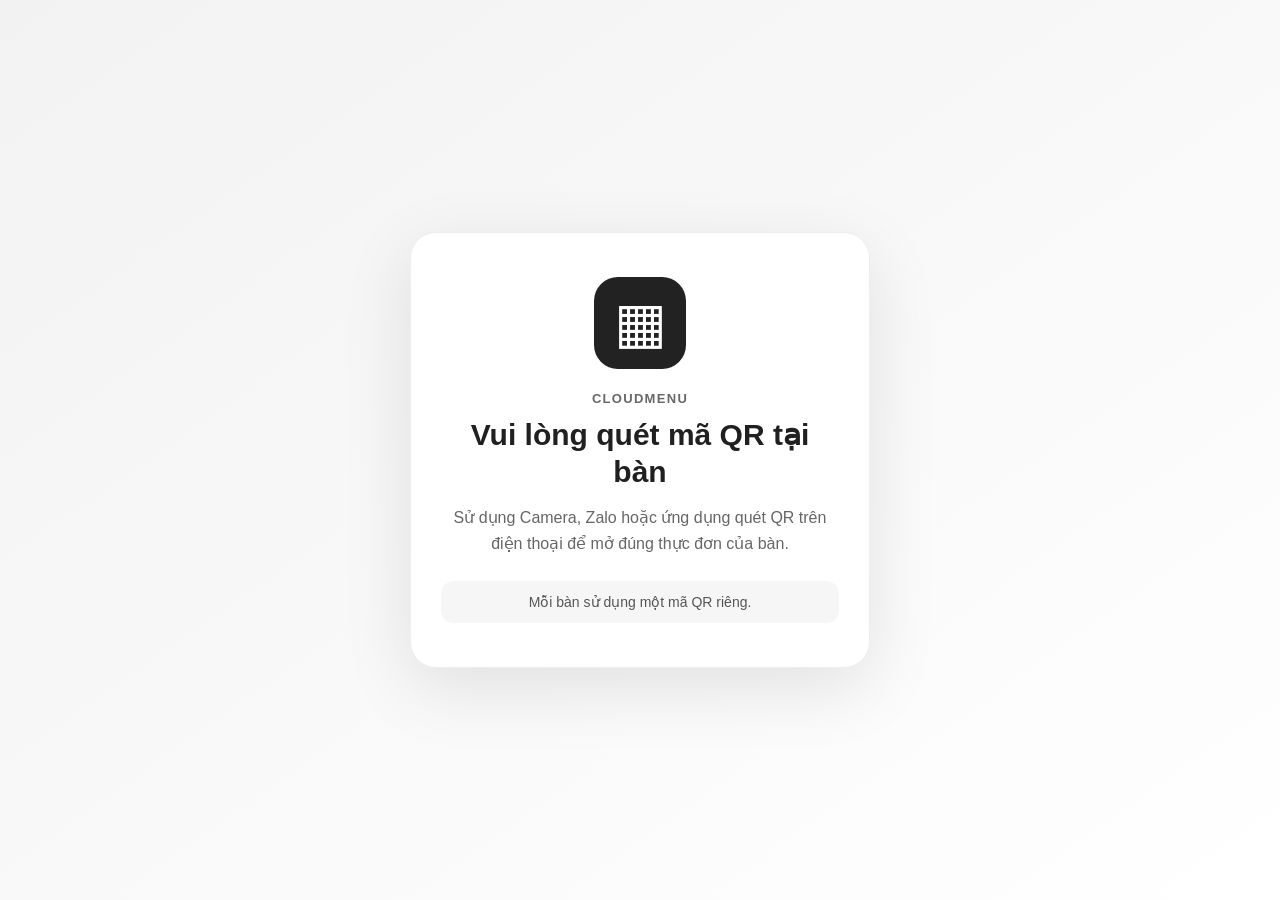
<file: frontend/index.html>
<!DOCTYPE html>
<html lang="vi">
<head>
  <meta charset="UTF-8" />

  <meta
    name="viewport"
    content="width=device-width, initial-scale=1.0"
  />

  <title>CloudMenu</title>

  <link rel="stylesheet" href="style.css" />
</head>

<body>
  <!-- Hiện khi người dùng chưa vào bằng QR hợp lệ -->
  <section
    id="qr-required-screen"
    class="qr-required-screen"
  >
    <div class="qr-required-card">
      <div class="qr-required-icon">
        ▦
      </div>

      <p class="eyebrow">
        CloudMenu
      </p>

      <h1>Vui lòng quét mã QR tại bàn</h1>

      <p class="qr-required-description">
        Sử dụng Camera, Zalo hoặc ứng dụng quét QR
        trên điện thoại để mở đúng thực đơn của bàn.
      </p>

      <div class="qr-required-note">
        Mỗi bàn sử dụng một mã QR riêng.
      </div>
    </div>
  </section>

  <!-- Chỉ hiện khi URL có mã bàn hợp lệ -->
  <div
    id="app-content"
    class="app-content hidden"
  >
    <header class="header">
      <div>
        <p
          id="table-label"
          class="eyebrow"
        >
          Đang xác định bàn...
        </p>

        <h1>CloudMenu</h1>

        <p class="subtitle">
          Chọn món và gọi thêm món ngay tại bàn
        </p>
      </div>

      <button
        id="cart-button"
        class="cart-button"
        type="button"
      >
        Giỏ hàng

        <span id="cart-count">
          0
        </span>
      </button>
    </header>

    <main class="container">
      <section class="toolbar">
        <input
          id="search-input"
          type="search"
          placeholder="Tìm món ăn..."
          autocomplete="off"
        />

        <div
          id="category-list"
          class="category-list"
        ></div>
      </section>

      <section>
        <div class="section-heading">
          <h2>Thực đơn</h2>

          <span id="menu-count"></span>
        </div>

        <div
          id="menu-list"
          class="menu-grid"
        ></div>
      </section>
    </main>

    <aside
      id="cart-panel"
      class="cart-panel"
    >
      <div class="cart-header">
        <div>
          <p
            id="cart-table-label"
            class="eyebrow"
          >
            Đang xác định bàn...
          </p>

          <h2>Đơn gọi món</h2>
        </div>

        <button
          id="close-cart"
          class="icon-button"
          type="button"
          aria-label="Đóng giỏ hàng"
        >
          ×
        </button>
      </div>

      <div
        id="cart-items"
        class="cart-items"
      ></div>

      <div class="cart-footer">
        <div class="total-row">
          <span>Tổng cộng</span>

          <strong id="cart-total">
            0 VND
          </strong>
        </div>

        <button
          id="submit-order"
          class="primary-button"
          type="button"
        >
          Gửi đơn gọi món
        </button>
      </div>
    </aside>

    <div
      id="overlay"
      class="overlay"
    ></div>

    <div
      id="toast"
      class="toast"
    ></div>
  </div>

  <script src="./app.js"></script>
</body>
</html>
</file>
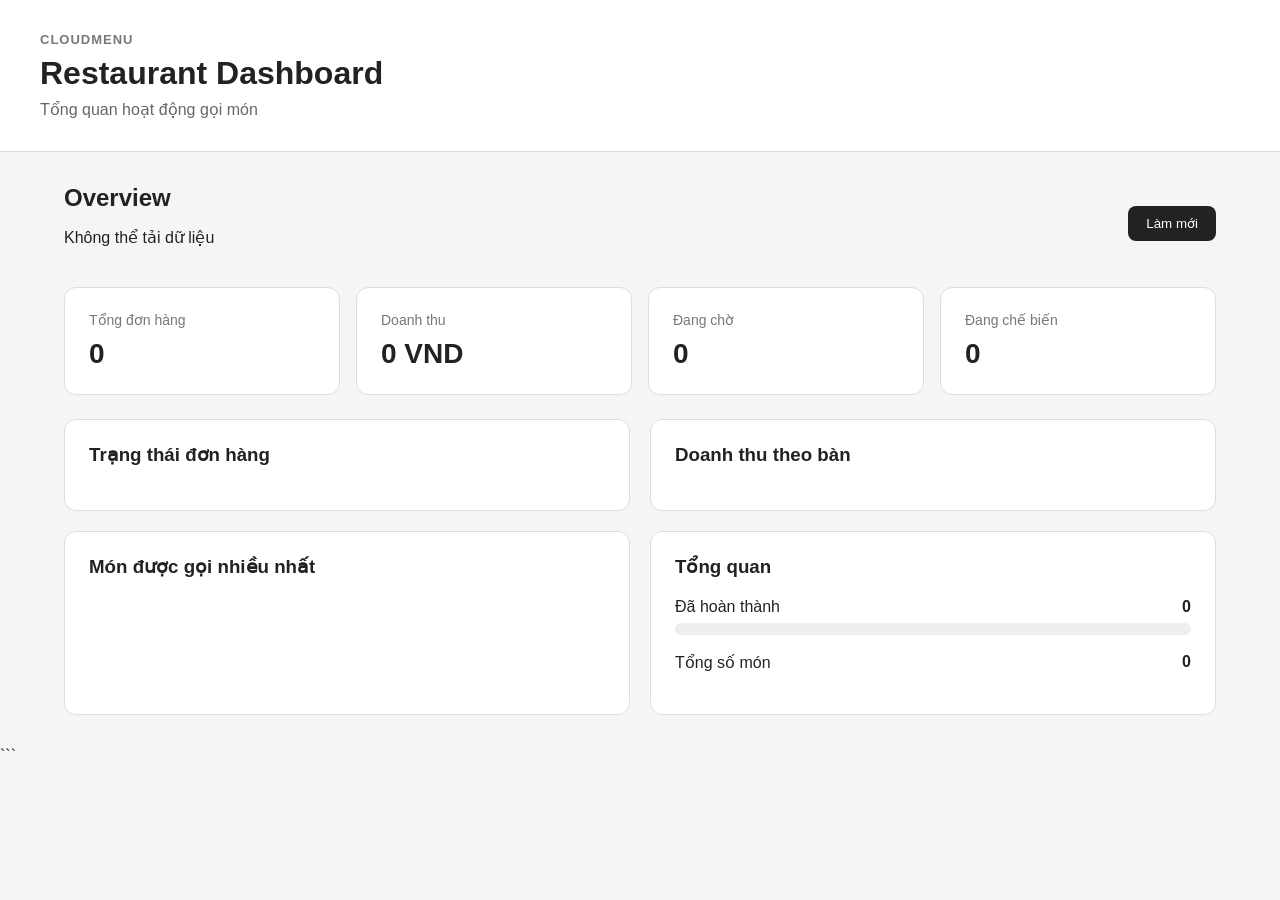
<file: frontend/dashboard.html>
<!doctype html>
<html lang="vi">
  <head>
    <meta charset="UTF-8" />

    <meta name="viewport" content="width=device-width, initial-scale=1.0" />

    <title>Dashboard - CloudMenu</title>

    <style>
      * {
        box-sizing: border-box;
      }

      body {
        margin: 0;
        font-family: Arial, sans-serif;
        background: #f5f5f5;
        color: #222;
      }

      .header {
        padding: 32px 40px;
        background: white;
        border-bottom: 1px solid #ddd;
      }

      .eyebrow {
        margin: 0 0 8px;
        font-size: 13px;
        font-weight: bold;
        text-transform: uppercase;
        color: #777;
        letter-spacing: 1px;
      }

      h1 {
        margin: 0;
        font-size: 32px;
      }

      .subtitle {
        margin: 8px 0 0;
        color: #666;
      }

      .container {
        max-width: 1200px;
        margin: 0 auto;
        padding: 32px 24px;
      }

      .dashboard-header {
        display: flex;
        justify-content: space-between;
        align-items: center;
        margin-bottom: 24px;
      }

      .dashboard-header h2 {
        margin: 0;
      }

      .refresh-button {
        border: none;
        background: #222;
        color: white;
        padding: 10px 18px;
        border-radius: 8px;
        cursor: pointer;
      }

      .refresh-button:disabled {
        opacity: 0.5;
        cursor: not-allowed;
      }

      /* =========================
       STAT CARDS
    ========================= */

      .stats-grid {
        display: grid;
        grid-template-columns: repeat(4, minmax(0, 1fr));

        gap: 16px;
        margin-bottom: 24px;
      }

      .stat-card {
        background: white;
        padding: 24px;
        border-radius: 12px;
        border: 1px solid #ddd;
      }

      .stat-label {
        color: #777;
        font-size: 14px;
        margin-bottom: 10px;
      }

      .stat-value {
        font-size: 28px;
        font-weight: bold;
      }

      /* =========================
       CHART CARDS
    ========================= */

      .charts-grid {
        display: grid;
        grid-template-columns: repeat(2, minmax(0, 1fr));

        gap: 20px;
      }

      .chart-card {
        background: white;
        border: 1px solid #ddd;
        border-radius: 12px;
        padding: 24px;
      }

      .chart-card h3 {
        margin-top: 0;
        margin-bottom: 20px;
      }

      /* =========================
       STATUS
    ========================= */

      .status-row {
        margin-bottom: 18px;
      }

      .status-header {
        display: flex;
        justify-content: space-between;
        margin-bottom: 7px;
      }

      .status-bar {
        height: 12px;
        background: #eee;
        border-radius: 10px;
        overflow: hidden;
      }

      .status-bar-fill {
        height: 100%;
        border-radius: 10px;
      }

      .pending {
        background: #f0ad4e;
      }

      .preparing {
        background: #5bc0de;
      }

      .completed {
        background: #5cb85c;
      }

      /* =========================
       TABLE
    ========================= */

      .table-list {
        display: flex;
        flex-direction: column;
        gap: 14px;
      }

      .table-row {
        display: grid;
        grid-template-columns: 80px 1fr 120px;

        align-items: center;
        gap: 12px;
      }

      .table-number {
        font-weight: bold;
      }

      .table-bar {
        height: 12px;
        background: #eee;
        border-radius: 10px;
        overflow: hidden;
      }

      .table-bar-fill {
        height: 100%;
        background: #333;
        border-radius: 10px;
      }

      .table-revenue {
        text-align: right;
        font-weight: bold;
      }

      /* =========================
       POPULAR FOOD
    ========================= */

      .food-list {
        display: flex;
        flex-direction: column;
        gap: 14px;
      }

      .food-row {
        display: grid;
        grid-template-columns: 1fr 80px;

        gap: 12px;
        align-items: center;
      }

      .food-quantity {
        text-align: right;
        font-weight: bold;
      }

      /* =========================
       LOADING / ERROR
    ========================= */

      .message {
        background: white;
        border: 1px solid #ddd;
        border-radius: 12px;
        padding: 30px;
        text-align: center;
        color: #666;
      }

      @media (max-width: 800px) {
        .stats-grid {
          grid-template-columns: repeat(2, minmax(0, 1fr));
        }

        .charts-grid {
          grid-template-columns: 1fr;
        }
      }

      @media (max-width: 500px) {
        .header {
          padding: 24px;
        }

        .container {
          padding: 20px 16px;
        }

        .stats-grid {
          grid-template-columns: 1fr;
        }

        .dashboard-header {
          align-items: flex-start;
          gap: 12px;
          flex-direction: column;
        }
      }
    </style>
  </head>

  <body>
    <header class="header">
      <p class="eyebrow">CloudMenu</p>

      <h1>Restaurant Dashboard</h1>

      <p class="subtitle">Tổng quan hoạt động gọi món</p>
    </header>

    <main class="container">
      <div class="dashboard-header">
        <div>
          <h2>Overview</h2>

          <p id="last-updated">Đang tải dữ liệu...</p>
        </div>

        <button id="refresh-button" class="refresh-button" type="button">
          Làm mới
        </button>
      </div>

      <!-- =========================
         STATISTICS
    ========================== -->

      <section class="stats-grid">
        <article class="stat-card">
          <div class="stat-label">Tổng đơn hàng</div>

          <div id="total-orders" class="stat-value">0</div>
        </article>

        <article class="stat-card">
          <div class="stat-label">Doanh thu</div>

          <div id="total-revenue" class="stat-value">0 VND</div>
        </article>

        <article class="stat-card">
          <div class="stat-label">Đang chờ</div>

          <div id="pending-orders" class="stat-value">0</div>
        </article>

        <article class="stat-card">
          <div class="stat-label">Đang chế biến</div>

          <div id="preparing-orders" class="stat-value">0</div>
        </article>
      </section>

      <section class="charts-grid">
        <!-- =========================
           ORDER STATUS
      ========================== -->

        <article class="chart-card">
          <h3>Trạng thái đơn hàng</h3>

          <div id="status-chart"></div>
        </article>

        <!-- =========================
           TABLE REVENUE
      ========================== -->

        <article class="chart-card">
          <h3>Doanh thu theo bàn</h3>

          <div id="table-chart" class="table-list"></div>
        </article>

        <!-- =========================
           POPULAR FOOD
      ========================== -->

        <article class="chart-card">
          <h3>Món được gọi nhiều nhất</h3>

          <div id="food-chart" class="food-list"></div>
        </article>

        <!-- =========================
           COMPLETED
      ========================== -->

        <article class="chart-card">
          <h3>Tổng quan</h3>

          <div class="status-row">
            <div class="status-header">
              <span> Đã hoàn thành </span>

              <strong id="completed-orders"> 0 </strong>
            </div>

            <div class="status-bar">
              <div
                id="completed-progress"
                class="status-bar-fill completed"
                style="width: 0%"
              ></div>
            </div>
          </div>

          <div class="status-row">
            <div class="status-header">
              <span> Tổng số món </span>

              <strong id="total-items"> 0 </strong>
            </div>
          </div>
        </article>
      </section>
    </main>

    <script>
      const API_URL = "https://zcbix27iq9.execute-api.us-east-1.amazonaws.com";

      const refreshButton = document.querySelector("#refresh-button");

      const lastUpdated = document.querySelector("#last-updated");

      /*
       * ================================
       * FORMATTERS
       * ================================
       */

      function formatCurrency(value) {
        return (
          new Intl.NumberFormat("vi-VN").format(Number(value) || 0) + " VND"
        );
      }

      function formatNumber(value) {
        return new Intl.NumberFormat("vi-VN").format(Number(value) || 0);
      }

      /*
       * ================================
       * GET ORDERS
       * ================================
       */

      async function getOrders() {
        const response = await fetch(`${API_URL}/orders`, {
          method: "GET",

          headers: {
            Accept: "application/json",
          },
        });

        if (!response.ok) {
          throw new Error(`Server error: ${response.status}`);
        }

        const data = await response.json();

        if (Array.isArray(data)) {
          return data;
        }

        if (Array.isArray(data?.orders)) {
          return data.orders;
        }

        return [];
      }

      /*
       * ================================
       * CALCULATE STATISTICS
       * ================================
       */

      function calculateStatistics(orders) {
        const statistics = {
          totalOrders: orders.length,

          totalRevenue: 0,

          pending: 0,

          preparing: 0,

          completed: 0,

          totalItems: 0,

          tables: {},

          foods: {},
        };

        orders.forEach((order) => {
          /*
           * Revenue
           */

          statistics.totalRevenue += Number(order.totalAmount) || 0;

          /*
           * Status
           */

          if (order.status === "PENDING") {
            statistics.pending++;
          } else if (order.status === "PREPARING") {
            statistics.preparing++;
          } else if (order.status === "COMPLETED") {
            statistics.completed++;
          }

          /*
           * Table
           */

          const table = String(order.tableNumber || "--").padStart(2, "0");

          if (!statistics.tables[table]) {
            statistics.tables[table] = 0;
          }

          statistics.tables[table] += Number(order.totalAmount) || 0;

          /*
           * Items
           */

          if (Array.isArray(order.items)) {
            order.items.forEach((item) => {
              const quantity = Number(item.quantity) || 0;

              statistics.totalItems += quantity;

              const name = item.name || "Unknown";

              if (!statistics.foods[name]) {
                statistics.foods[name] = 0;
              }

              statistics.foods[name] += quantity;
            });
          }
        });

        return statistics;
      }

      /*
       * ================================
       * RENDER STATISTICS
       * ================================
       */

      function renderStatistics(statistics) {
        document.querySelector("#total-orders").textContent = formatNumber(
          statistics.totalOrders,
        );

        document.querySelector("#total-revenue").textContent = formatCurrency(
          statistics.totalRevenue,
        );

        document.querySelector("#pending-orders").textContent = formatNumber(
          statistics.pending,
        );

        document.querySelector("#preparing-orders").textContent = formatNumber(
          statistics.preparing,
        );

        document.querySelector("#completed-orders").textContent = formatNumber(
          statistics.completed,
        );

        document.querySelector("#total-items").textContent = formatNumber(
          statistics.totalItems,
        );

        /*
         * Completed percentage
         */

        const total = statistics.totalOrders;

        const completedPercentage =
          total === 0 ? 0 : (statistics.completed / total) * 100;

        document.querySelector("#completed-progress").style.width =
          `${completedPercentage}%`;
      }

      /*
       * ================================
       * STATUS CHART
       * ================================
       */

      function renderStatusChart(statistics) {
        const container = document.querySelector("#status-chart");

        const total = statistics.totalOrders;

        function percentage(value) {
          if (total === 0) {
            return 0;
          }

          return (value / total) * 100;
        }

        container.innerHTML = `

        <div class="status-row">

          <div class="status-header">
            <span>
              Đã gửi đơn
            </span>

            <strong>
              ${statistics.pending}
            </strong>
          </div>

          <div class="status-bar">
            <div
              class="status-bar-fill pending"
              style="
                width:
                ${percentage(statistics.pending)}%
              "
            ></div>
          </div>

        </div>


        <div class="status-row">

          <div class="status-header">
            <span>
              Đang chế biến
            </span>

            <strong>
              ${statistics.preparing}
            </strong>
          </div>

          <div class="status-bar">
            <div
              class="status-bar-fill preparing"
              style="
                width:
                ${percentage(statistics.preparing)}%
              "
            ></div>
          </div>

        </div>


        <div class="status-row">

          <div class="status-header">
            <span>
              Đã hoàn thành
            </span>

            <strong>
              ${statistics.completed}
            </strong>
          </div>

          <div class="status-bar">
            <div
              class="status-bar-fill completed"
              style="
                width:
                ${percentage(statistics.completed)}%
              "
            ></div>
          </div>

        </div>

      `;
      }

      /*
       * ================================
       * TABLE CHART
       * ================================
       */

      function renderTableChart(statistics) {
        const container = document.querySelector("#table-chart");

        const tables = Object.entries(statistics.tables).sort(
          ([, revenueA], [, revenueB]) => revenueB - revenueA,
        );

        if (tables.length === 0) {
          container.innerHTML = `
          <div class="message">
            Chưa có dữ liệu
          </div>
        `;

          return;
        }

        const maxRevenue = Math.max(...tables.map(([, revenue]) => revenue));

        container.innerHTML = tables
          .map(([table, revenue]) => {
            const percentage =
              maxRevenue === 0 ? 0 : (revenue / maxRevenue) * 100;

            return `

                <div class="table-row">

                  <div class="table-number">
                    Bàn ${table}
                  </div>

                  <div class="table-bar">

                    <div
                      class="table-bar-fill"
                      style="
                        width:
                        ${percentage}%
                      "
                    ></div>

                  </div>

                  <div class="table-revenue">
                    ${formatCurrency(revenue)}
                  </div>

                </div>

              `;
          })
          .join("");
      }

      /*
       * ================================
       * POPULAR FOOD
       * ================================
       */

      function renderFoodChart(statistics) {
        const container = document.querySelector("#food-chart");

        const foods = Object.entries(statistics.foods)
          .sort(([, quantityA], [, quantityB]) => quantityB - quantityA)
          .slice(0, 5);

        if (foods.length === 0) {
          container.innerHTML = `
          <div class="message">
            Chưa có dữ liệu
          </div>
        `;

          return;
        }

        container.innerHTML = foods
          .map(
            ([name, quantity]) => `

              <div class="food-row">

                <span>
                  ${escapeHtml(name)}
                </span>

                <span class="food-quantity">
                  ${formatNumber(quantity)}
                </span>

              </div>

            `,
          )
          .join("");
      }

      /*
       * ================================
       * HTML ESCAPE
       * ================================
       */

      function escapeHtml(value) {
        return String(value ?? "")
          .replaceAll("&", "&amp;")
          .replaceAll("<", "&lt;")
          .replaceAll(">", "&gt;")
          .replaceAll('"', "&quot;")
          .replaceAll("'", "&#039;");
      }

      /*
       * ================================
       * LOAD DASHBOARD
       * ================================
       */

      async function loadDashboard() {
        refreshButton.disabled = true;

        try {
          const orders = await getOrders();

          const statistics = calculateStatistics(orders);

          renderStatistics(statistics);

          renderStatusChart(statistics);

          renderTableChart(statistics);

          renderFoodChart(statistics);

          const now = new Date();

          lastUpdated.textContent = `Cập nhật lúc ${now.toLocaleTimeString(
            "vi-VN",
          )}`;
        } catch (error) {
          console.error("DASHBOARD ERROR:", error);

          lastUpdated.textContent = "Không thể tải dữ liệu";
        } finally {
          refreshButton.disabled = false;
        }
      }

      /*
       * ================================
       * EVENTS
       * ================================
       */

      refreshButton.addEventListener("click", loadDashboard);

      /*
       * Initial load
       */

      loadDashboard();

      /*
       * Auto refresh
       * Every 5 seconds
       */

      window.setInterval(loadDashboard, 5000);
    </script>
  </body>
</html>
```
</file>
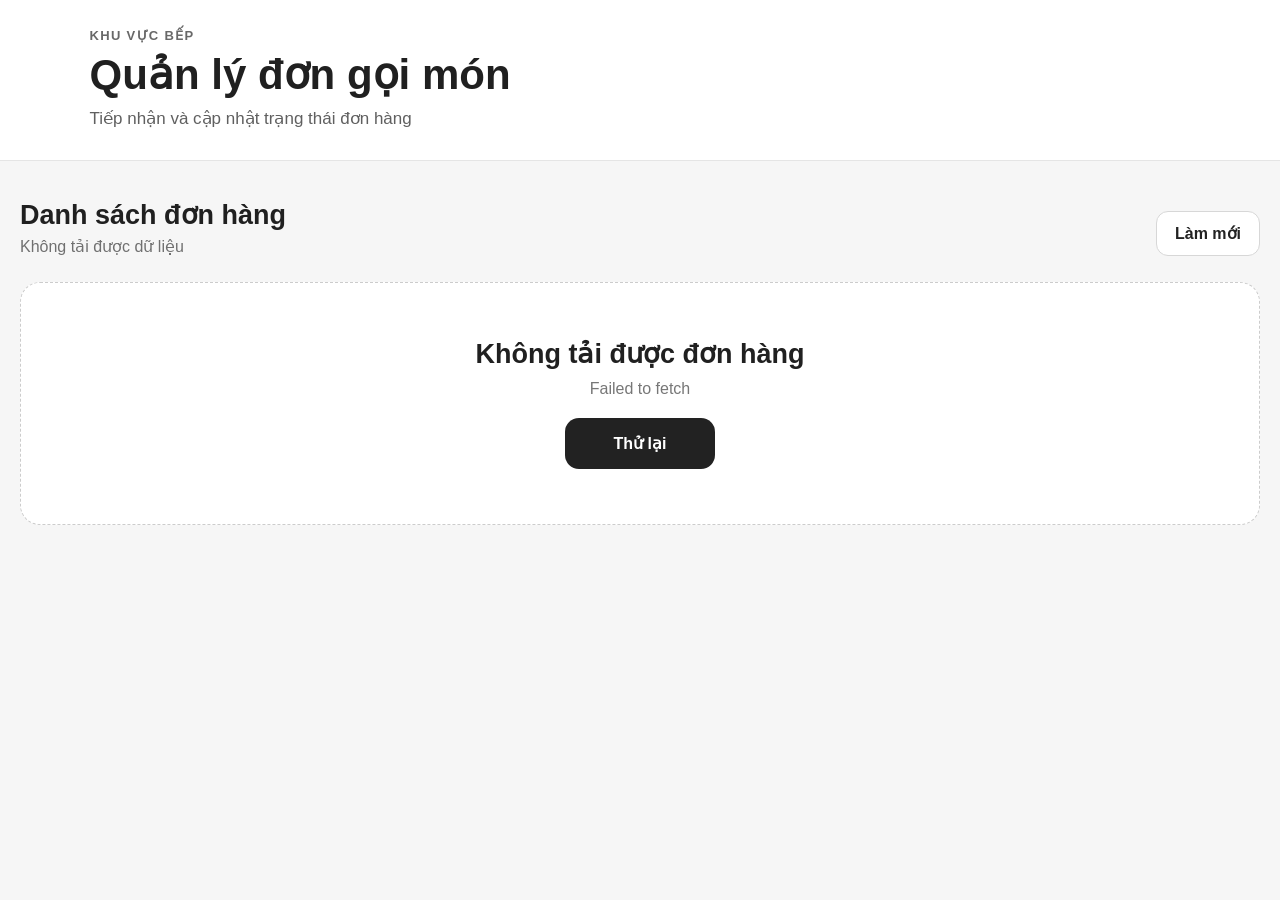
<file: frontend/kitchen.html>
<!DOCTYPE html>
<html lang="vi">
<head>
  <meta charset="UTF-8" />

  <meta
    name="viewport"
    content="width=device-width, initial-scale=1.0"
  />

  <title>Bếp - CloudMenu</title>

  <link rel="stylesheet" href="style.css" />
</head>

<body>
  <header class="header">
    <div>
      <p class="eyebrow">Khu vực bếp</p>

      <h1>Quản lý đơn gọi món</h1>

      <p class="subtitle">
        Tiếp nhận và cập nhật trạng thái đơn hàng
      </p>
    </div>
  </header>

  <main class="container">
    <section class="kitchen-page-heading">
      <div>
        <h2>Danh sách đơn hàng</h2>

        <p id="order-count">
          Đang tải dữ liệu...
        </p>
      </div>

      <button
        id="refresh-orders-button"
        class="refresh-orders-button"
        type="button"
      >
        Làm mới
      </button>
    </section>

    <section
      id="kitchen-orders"
      class="kitchen-orders-grid"
    ></section>
  </main>

  <div
    id="toast"
    class="toast"
  ></div>

  <script>
    const API_URL =
      "https://zcbix27iq9.execute-api.us-east-1.amazonaws.com";

    const kitchenOrders =
      document.querySelector(
        "#kitchen-orders"
      );

    const orderCount =
      document.querySelector(
        "#order-count"
      );

    const refreshOrdersButton =
      document.querySelector(
        "#refresh-orders-button"
      );

    const toast =
      document.querySelector(
        "#toast"
      );

    let isLoading = false;
    let updatingOrderId = null;
    let toastTimer = null;

    /* =====================================================
       FORMATTERS
    ===================================================== */

    function formatCurrency(value) {
      const formattedValue =
        new Intl.NumberFormat(
          "vi-VN"
        ).format(
          Number(value) || 0
        );

      return `${formattedValue} VND`;
    }

    function formatDateTime(value) {
      if (!value) {
        return null;
      }

      const date =
        new Date(value);

      if (
        Number.isNaN(
          date.getTime()
        )
      ) {
        return null;
      }

      return new Intl.DateTimeFormat(
        "vi-VN",
        {
          day: "2-digit",
          month: "2-digit",
          year: "numeric",
          hour: "2-digit",
          minute: "2-digit",
          second: "2-digit",
          hour12: false,
        }
      ).format(date);
    }

    function escapeHtml(value) {
      return String(value ?? "")
        .replaceAll("&", "&amp;")
        .replaceAll("<", "&lt;")
        .replaceAll(">", "&gt;")
        .replaceAll('"', "&quot;")
        .replaceAll("'", "&#039;");
    }

    /* =====================================================
       ORDER STATUS
    ===================================================== */

    function getStatusText(status) {
      const statusMap = {
        PENDING: "Đã gửi đơn",
        PREPARING: "Đang chế biến",
        COMPLETED: "Đã hoàn thành",
      };

      return (
        statusMap[status] ||
        "Không xác định"
      );
    }

    function getStatusClass(status) {
      const statusClassMap = {
        PENDING: "status-pending",
        PREPARING: "status-preparing",
        COMPLETED: "status-completed",
      };

      return (
        statusClassMap[status] ||
        "status-pending"
      );
    }

    function getNextStatus(status) {
      const nextStatusMap = {
        PENDING: "PREPARING",
        PREPARING: "COMPLETED",
        COMPLETED: null,
      };

      return (
        nextStatusMap[status] ??
        null
      );
    }

    function getActionText(status) {
      const actionTextMap = {
        PENDING: "Bắt đầu chế biến",
        PREPARING:
          "Đánh dấu hoàn thành",
        COMPLETED:
          "Đơn đã hoàn thành",
      };

      return (
        actionTextMap[status] ||
        "Không thể cập nhật"
      );
    }

    /* =====================================================
       TOAST
    ===================================================== */

    function showToast(message) {
      if (toastTimer) {
        window.clearTimeout(
          toastTimer
        );
      }

      toast.textContent =
        message;

      toast.classList.add(
        "visible"
      );

      toastTimer =
        window.setTimeout(() => {
          toast.classList.remove(
            "visible"
          );

          toastTimer = null;
        }, 2200);
    }

    /* =====================================================
       LOADING AND ERROR STATES
    ===================================================== */

    function showLoadingState() {
      kitchenOrders.innerHTML = `
        <div class="empty-kitchen-state">
          <h2>Đang tải đơn hàng...</h2>

          <p>
            Vui lòng chờ trong giây lát.
          </p>
        </div>
      `;
    }

    function showErrorState(message) {
      kitchenOrders.innerHTML = `
        <div class="empty-kitchen-state">
          <h2>
            Không tải được đơn hàng
          </h2>

          <p>
            ${escapeHtml(message)}
          </p>

          <button
            id="retry-load-button"
            class="
              primary-button
              retry-load-button
            "
            type="button"
          >
            Thử lại
          </button>
        </div>
      `;

      const retryButton =
        document.querySelector(
          "#retry-load-button"
        );

      retryButton?.addEventListener(
        "click",
        () => {
          loadOrders(true);
        }
      );
    }

    /* =====================================================
       SORTING
    ===================================================== */

    function sortOrders(orders) {
      const statusPriority = {
        PENDING: 1,
        PREPARING: 2,
        COMPLETED: 3,
      };

      return [...orders].sort(
        (
          firstOrder,
          secondOrder
        ) => {
          const firstStatus =
            statusPriority[
              firstOrder.status
            ] || 99;

          const secondStatus =
            statusPriority[
              secondOrder.status
            ] || 99;

          if (
            firstStatus !==
            secondStatus
          ) {
            return (
              firstStatus -
              secondStatus
            );
          }

          const firstTime =
            new Date(
              firstOrder.createdAt ||
              0
            ).getTime();

          const secondTime =
            new Date(
              secondOrder.createdAt ||
              0
            ).getTime();

          return (
            secondTime -
            firstTime
          );
        }
      );
    }

    /* =====================================================
       TIME DISPLAY
    ===================================================== */

    function createOrderTimeHtml(
      order
    ) {
      const createdTime =
        formatDateTime(
          order.createdAt
        );

      const completedTime =
        formatDateTime(
          order.completedAt
        );

      /*
        Không có cả hai mốc thời gian:
        ẩn luôn dòng, không hiện
        "Không có thời gian".
      */
      if (
        !createdTime &&
        !completedTime
      ) {
        return "";
      }

      /*
        Đơn đã hoàn thành và có đủ
        hai mốc thời gian.
      */
      if (
        order.status ===
          "COMPLETED" &&
        createdTime &&
        completedTime
      ) {
        return `
          <p class="order-created-time">
            <span>
              Đặt lúc:
              <strong>
                ${createdTime}
              </strong>
            </span>

            <span
              aria-hidden="true"
            >
              →
            </span>

            <span>
              Hoàn thành:
              <strong>
                ${completedTime}
              </strong>
            </span>
          </p>
        `;
      }

      /*
        Trường hợp chỉ có createdAt.
      */
      if (createdTime) {
        return `
          <p class="order-created-time">
            Đặt lúc:
            <strong>
              ${createdTime}
            </strong>
          </p>
        `;
      }

      /*
        Trường hợp đơn cũ chỉ có
        completedAt.
      */
      return `
        <p class="order-created-time">
          Hoàn thành:
          <strong>
            ${completedTime}
          </strong>
        </p>
      `;
    }

    /* =====================================================
       ORDER ITEMS
    ===================================================== */

    function createOrderItemsHtml(
      items
    ) {
      if (
        !Array.isArray(items) ||
        items.length === 0
      ) {
        return `
          <p class="empty-order-items">
            Đơn hàng chưa có món.
          </p>
        `;
      }

      return items
        .map((item) => {
          const name =
            escapeHtml(
              item.name ||
              "Món không xác định"
            );

          const quantity =
            Number(
              item.quantity
            ) || 0;

          const price =
            Number(
              item.price
            ) || 0;

          return `
            <div class="kitchen-item">
              <div>
                <strong>
                  ${name}
                </strong>

                <p>
                  Số lượng:
                  ${quantity}
                </p>
              </div>

              <strong>
                ${formatCurrency(
                  price * quantity
                )}
              </strong>
            </div>
          `;
        })
        .join("");
    }

    /* =====================================================
       ORDER ACTION BUTTON
    ===================================================== */

    function createActionButtonHtml(
      order
    ) {
      const nextStatus =
        getNextStatus(
          order.status
        );

      const orderId =
        escapeHtml(
          order.orderId
        );

      if (!nextStatus) {
        return `
          <button
            class="
              primary-button
              order-action-button
            "
            type="button"
            disabled
          >
            ${getActionText(
              order.status
            )}
          </button>
        `;
      }

      const isUpdating =
        updatingOrderId ===
        order.orderId;

      return `
        <button
          class="
            primary-button
            order-action-button
          "
          type="button"
          data-order-id="${orderId}"
          data-next-status="${nextStatus}"
          ${isUpdating
            ? "disabled"
            : ""}
        >
          ${
            isUpdating
              ? "Đang cập nhật..."
              : getActionText(
                  order.status
                )
          }
        </button>
      `;
    }

    /* =====================================================
       RENDER ORDERS
    ===================================================== */

    function renderOrders(orders) {
      if (
        !Array.isArray(orders) ||
        orders.length === 0
      ) {
        orderCount.textContent =
          "0 đơn hàng";

        kitchenOrders.innerHTML = `
          <div class="empty-kitchen-state">
            <h2>Chưa có đơn mới</h2>

            <p>
              Đơn khách gửi sẽ xuất hiện tại đây.
            </p>
          </div>
        `;

        return;
      }

      const sortedOrders =
        sortOrders(orders);

      orderCount.textContent =
        `${sortedOrders.length} đơn hàng`;

      kitchenOrders.innerHTML =
        sortedOrders
          .map((order) => {
            const orderId =
              escapeHtml(
                order.orderId ||
                "Không có mã đơn"
              );

            const rawTableNumber =
              String(
                order.tableNumber ||
                "--"
              );

            const tableNumber =
              escapeHtml(
                /^\d+$/.test(
                  rawTableNumber
                )
                  ? rawTableNumber.padStart(
                      2,
                      "0"
                    )
                  : rawTableNumber
              );

            return `
              <article
                class="kitchen-order-card"
              >
                <div
                  class="
                    kitchen-order-header
                  "
                >
                  <div>
                    <p class="eyebrow">
                      Mã đơn
                    </p>

                    <h2>
                      ${orderId}
                    </h2>

                    <p>
                      Bàn số
                      ${tableNumber}
                    </p>

                    ${createOrderTimeHtml(
                      order
                    )}
                  </div>

                  <span
                    class="
                      order-status-badge
                      ${getStatusClass(
                        order.status
                      )}
                    "
                  >
                    ${getStatusText(
                      order.status
                    )}
                  </span>
                </div>

                <div
                  class="
                    kitchen-item-list
                  "
                >
                  ${createOrderItemsHtml(
                    order.items
                  )}
                </div>

                <div
                  class="kitchen-total"
                >
                  <span>
                    Tổng đơn
                  </span>

                  <strong>
                    ${formatCurrency(
                      order.totalAmount
                    )}
                  </strong>
                </div>

                <div
                  class="
                    kitchen-order-actions
                  "
                >
                  ${createActionButtonHtml(
                    order
                  )}
                </div>
              </article>
            `;
          })
          .join("");

      attachOrderButtonEvents();
    }

    /* =====================================================
       BUTTON EVENTS
    ===================================================== */

    function attachOrderButtonEvents() {
      const actionButtons =
        document.querySelectorAll(
          ".order-action-button[data-order-id]"
        );

      actionButtons.forEach(
        (button) => {
          button.addEventListener(
            "click",
            async () => {
              const orderId =
                button.dataset.orderId;

              const nextStatus =
                button.dataset
                  .nextStatus;

              await updateOrderStatus(
                orderId,
                nextStatus
              );
            }
          );
        }
      );
    }

    /* =====================================================
       LOAD ORDERS
    ===================================================== */

    async function loadOrders(
      showLoading = true
    ) {
      if (isLoading) {
        return;
      }

      isLoading = true;

      refreshOrdersButton.disabled =
        true;

      if (showLoading) {
        showLoadingState();
      }

      try {
        const response =
          await fetch(
            `${API_URL}/orders`,
            {
              method: "GET",

              headers: {
                Accept:
                  "application/json",
              },
            }
          );

        if (!response.ok) {
          throw new Error(
            `Máy chủ trả về lỗi ${response.status}`
          );
        }

        const data =
          await response.json();

        const orders =
          Array.isArray(data)
            ? data
            : Array.isArray(
                data?.orders
              )
              ? data.orders
              : [];

        renderOrders(orders);
      } catch (error) {
        console.error(
          "LOAD ORDERS ERROR:",
          error
        );

        orderCount.textContent =
          "Không tải được dữ liệu";

        if (showLoading) {
          showErrorState(
            error.message ||
            "Vui lòng thử lại sau."
          );
        }
      } finally {
        isLoading = false;

        refreshOrdersButton.disabled =
          false;
      }
    }

    /* =====================================================
       UPDATE ORDER STATUS
    ===================================================== */

    async function updateOrderStatus(
      orderId,
      nextStatus
    ) {
      if (
        !orderId ||
        !nextStatus
      ) {
        return;
      }

      if (updatingOrderId) {
        return;
      }

      updatingOrderId =
        orderId;

      try {
        /*
          Khi chuyển sang COMPLETED,
          gửi thêm thời điểm hoàn thành.
        */
        const requestBody = {
          status: nextStatus,
        };

        if (
          nextStatus ===
          "COMPLETED"
        ) {
          requestBody.completedAt =
            new Date().toISOString();
        }

        const response =
          await fetch(
            `${API_URL}/orders/${encodeURIComponent(
              orderId
            )}`,
            {
              method: "PUT",

              headers: {
                "Content-Type":
                  "application/json",

                Accept:
                  "application/json",
              },

              body:
                JSON.stringify(
                  requestBody
                ),
            }
          );

        let result = {};

        try {
          result =
            await response.json();
        } catch (parseError) {
          result = {};
        }

        if (!response.ok) {
          throw new Error(
            result.message ||
            `Máy chủ trả về lỗi ${response.status}`
          );
        }

        showToast(
          nextStatus ===
            "PREPARING"
            ? "Đơn đã chuyển sang chế biến"
            : "Đơn đã được hoàn thành"
        );
      } catch (error) {
        console.error(
          "UPDATE ORDER ERROR:",
          error
        );

        showToast(
          error.message ||
          "Không thể cập nhật trạng thái đơn"
        );
      } finally {
        updatingOrderId = null;

        await loadOrders(false);
      }
    }

    /* =====================================================
       INITIALIZATION
    ===================================================== */

    refreshOrdersButton.addEventListener(
      "click",
      async () => {
        await loadOrders(false);

        showToast(
          "Đã làm mới danh sách đơn"
        );
      }
    );

    loadOrders(true);

    window.setInterval(() => {
      if (!updatingOrderId) {
        loadOrders(false);
      }
    }, 5000);
  </script>
</body>
</html>
</file>
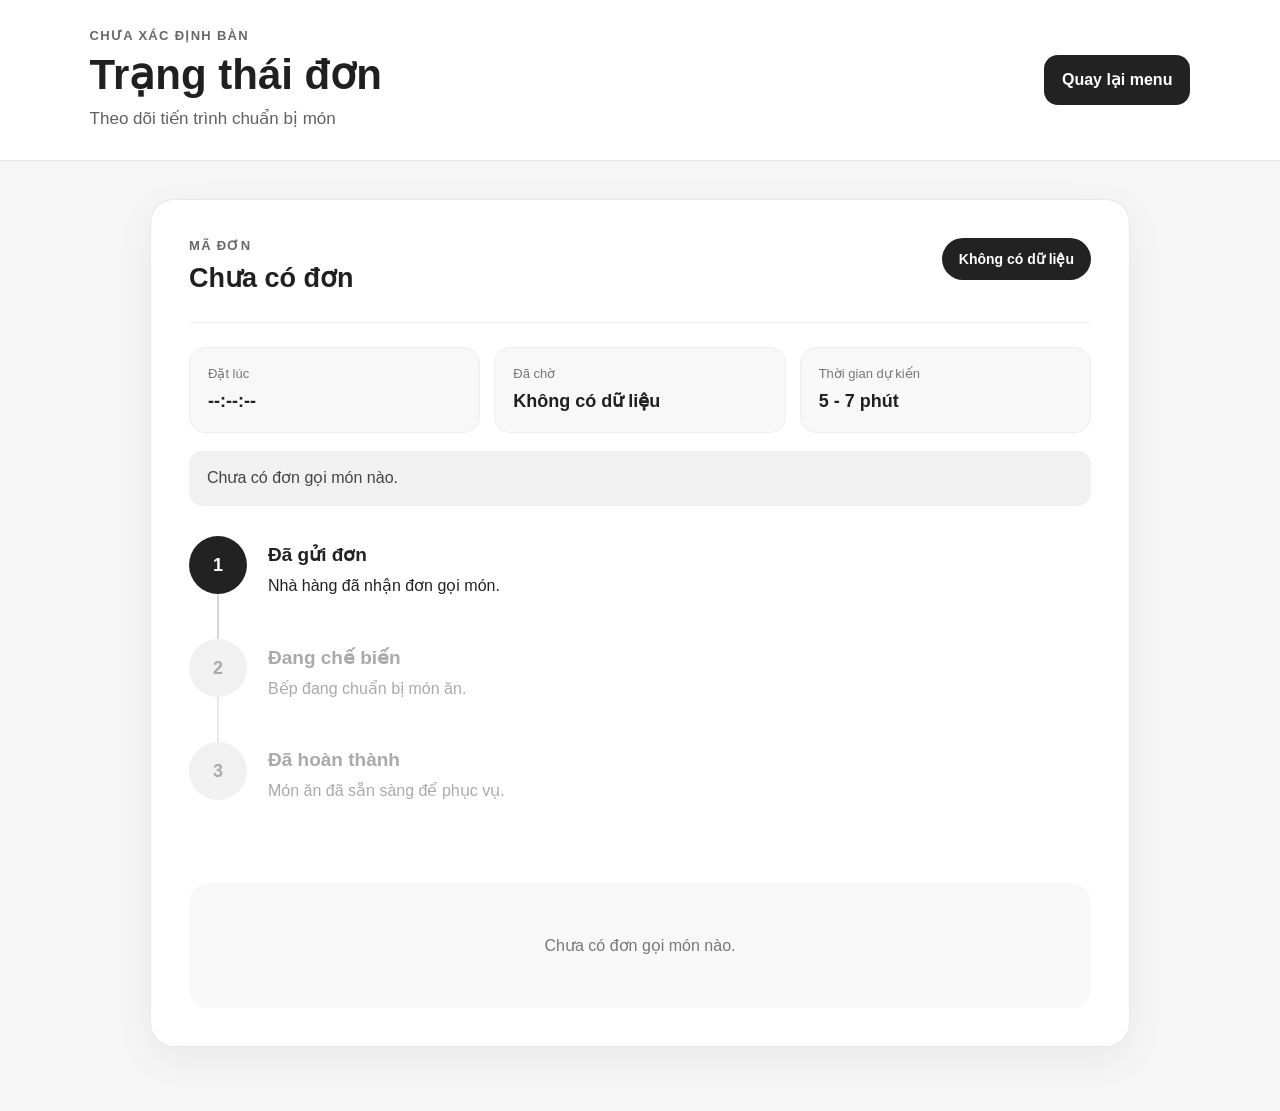
<file: frontend/order.html>
<!DOCTYPE html>
<html lang="vi">
<head>
  <meta charset="UTF-8" />

  <meta
    name="viewport"
    content="width=device-width, initial-scale=1.0"
  />

  <title>Trạng thái đơn - CloudMenu</title>

  <link rel="stylesheet" href="style.css" />
</head>

<body>
  <header class="header">
    <div>
      <p
        id="order-table-label"
        class="eyebrow"
      >
        Đang xác định bàn...
      </p>

      <h1>Trạng thái đơn</h1>

      <p class="subtitle">
        Theo dõi tiến trình chuẩn bị món
      </p>
    </div>

    <a
      id="back-to-menu-link"
      href="index.html"
      class="cart-button"
    >
      Quay lại menu
    </a>
  </header>

  <main class="container">
    <section class="order-status-card">
      <div class="order-top-row">
        <div>
          <p class="eyebrow">Mã đơn</p>

          <h2 id="order-id">
            Chưa có đơn
          </h2>
        </div>

        <span
          id="order-status-badge"
          class="order-status-badge"
        >
          Đã gửi đơn
        </span>
      </div>

      <div class="order-time-info">
        <div class="order-time-item">
          <span>Đặt lúc</span>

          <strong id="order-created-time">
            --:--:--
          </strong>
        </div>

        <div class="order-time-item">
          <span>Đã chờ</span>

          <strong id="order-waiting-time">
            00 phút 00 giây
          </strong>
        </div>

        <div class="order-time-item">
          <span>Thời gian dự kiến</span>

          <strong>5 - 7 phút</strong>
        </div>
      </div>

      <p
        id="order-waiting-message"
        class="order-waiting-message"
      >
        Nhà hàng đang tiếp nhận đơn của bạn.
      </p>

      <div class="status-timeline">
        <div class="status-step active">
          <span>1</span>

          <div>
            <strong>Đã gửi đơn</strong>

            <p>
              Nhà hàng đã nhận đơn gọi món.
            </p>
          </div>
        </div>

        <div class="status-step">
          <span>2</span>

          <div>
            <strong>Đang chế biến</strong>

            <p>
              Bếp đang chuẩn bị món ăn.
            </p>
          </div>
        </div>

        <div class="status-step">
          <span>3</span>

          <div>
            <strong>Đã hoàn thành</strong>

            <p>
              Món ăn đã sẵn sàng để phục vụ.
            </p>
          </div>
        </div>
      </div>

      <div
        id="order-summary"
        class="order-summary"
      ></div>
    </section>
  </main>

  <div id="toast" class="toast"></div>

  <script>
    const API_URL =
      "https://zcbix27iq9.execute-api.us-east-1.amazonaws.com";

    let storedOrder = null;

    try {
      storedOrder = JSON.parse(
        localStorage.getItem("cloudmenu-order")
      );
    } catch (error) {
      console.error(
        "Không đọc được đơn trong localStorage:",
        error
      );
    }

    const urlParams =
      new URLSearchParams(window.location.search);

    const tableFromUrl =
      urlParams.get("table");

    const orderIdFromUrl =
      urlParams.get("orderId");

    const orderIdElement =
      document.querySelector("#order-id");

    const orderSummary =
      document.querySelector("#order-summary");

    const orderStatusBadge =
      document.querySelector(
        "#order-status-badge"
      );

    const orderTableLabel =
      document.querySelector(
        "#order-table-label"
      );

    const backToMenuLink =
      document.querySelector(
        "#back-to-menu-link"
      );

    const orderCreatedTimeElement =
      document.querySelector(
        "#order-created-time"
      );

    const orderWaitingTimeElement =
      document.querySelector(
        "#order-waiting-time"
      );

    const orderWaitingMessageElement =
      document.querySelector(
        "#order-waiting-message"
      );

    const toast =
      document.querySelector("#toast");

    let currentOrder = storedOrder;
    let isLoading = false;
    let waitingTimer = null;

    function normalizeTableNumber(value) {
      if (!value) {
        return null;
      }

      const normalizedValue =
        String(value).trim();

      if (!/^\d+$/.test(normalizedValue)) {
        return null;
      }

      return normalizedValue.padStart(2, "0");
    }

    function getCurrentTableNumber() {
      const normalizedTableFromUrl =
        normalizeTableNumber(
          tableFromUrl
        );

      const tableFromOrder =
        normalizeTableNumber(
          currentOrder?.tableNumber
        );

      return (
        normalizedTableFromUrl ||
        tableFromOrder ||
        null
      );
    }

    function getCurrentOrderId() {
      return (
        orderIdFromUrl ||
        currentOrder?.orderId ||
        null
      );
    }

    function updateTableInformation() {
      const currentTableNumber =
        getCurrentTableNumber();

      if (!currentTableNumber) {
        orderTableLabel.textContent =
          "Chưa xác định bàn";

        backToMenuLink.href =
          "index.html";

        return;
      }

      orderTableLabel.textContent =
        `Bàn số ${currentTableNumber}`;

      backToMenuLink.href =
        `index.html?table=${encodeURIComponent(
          currentTableNumber
        )}`;
    }

    function formatCurrency(value) {
      const formattedValue =
        new Intl.NumberFormat("vi-VN").format(
          Number(value) || 0
        );

      return `${formattedValue} VND`;
    }

    function formatOrderTime(value) {
      const date =
        new Date(value);

      if (
        Number.isNaN(
          date.getTime()
        )
      ) {
        return "--:--:--";
      }

      return new Intl.DateTimeFormat(
        "vi-VN",
        {
          hour: "2-digit",
          minute: "2-digit",
          second: "2-digit",
          hour12: false,
        }
      ).format(date);
    }

    function formatWaitingDuration(
      milliseconds
    ) {
      const totalSeconds =
        Math.max(
          0,
          Math.floor(
            milliseconds / 1000
          )
        );

      const minutes =
        Math.floor(
          totalSeconds / 60
        );

      const seconds =
        totalSeconds % 60;

      return `${String(minutes).padStart(
        2,
        "0"
      )} phút ${String(seconds).padStart(
        2,
        "0"
      )} giây`;
    }

    function getStatusText(status) {
      const statusMap = {
        PENDING: "Đã gửi đơn",
        PREPARING: "Đang chế biến",
        COMPLETED: "Đã hoàn thành",
      };

      return (
        statusMap[status] ||
        "Không xác định"
      );
    }

    function getWaitingMessage(
      status,
      waitingMinutes
    ) {
      if (status === "COMPLETED") {
        return (
          "Món ăn đã sẵn sàng. " +
          "Nhân viên sẽ mang món ra bàn trong giây lát."
        );
      }

      if (status === "PREPARING") {
        if (waitingMinutes > 7) {
          return (
            "Xin lỗi vì sự chậm trễ. " +
            "Nhà hàng đang ưu tiên chuẩn bị món của bạn."
          );
        }

        if (waitingMinutes >= 5) {
          return (
            "Món ăn sắp hoàn thành, " +
            "vui lòng chờ thêm ít phút."
          );
        }

        return (
          "Đầu bếp đang chuẩn bị món ăn của bạn."
        );
      }

      if (waitingMinutes > 7) {
        return (
          "Đơn của bạn đang chờ lâu hơn dự kiến. " +
          "Nhà hàng đang kiểm tra và xử lý."
        );
      }

      if (waitingMinutes >= 5) {
        return (
          "Đơn của bạn đang được xử lý. " +
          "Món ăn dự kiến sắp hoàn thành."
        );
      }

      return (
        "Nhà hàng đã nhận đơn và sẽ bắt đầu chuẩn bị món."
      );
    }

    function renderStatus(status) {
      const steps =
        document.querySelectorAll(
          ".status-step"
        );

      const statusIndexMap = {
        PENDING: 0,
        PREPARING: 1,
        COMPLETED: 2,
      };

      const activeIndex =
        statusIndexMap[status] ?? 0;

      steps.forEach(
        (step, index) => {
          step.classList.toggle(
            "active",
            index <= activeIndex
          );
        }
      );

      orderStatusBadge.textContent =
        getStatusText(status);
    }

    function updateWaitingTime() {
      if (!currentOrder?.createdAt) {
        orderCreatedTimeElement.textContent =
          "--:--:--";

        orderWaitingTimeElement.textContent =
          "Không có dữ liệu";

        return;
      }

      const createdAt =
        new Date(
          currentOrder.createdAt
        );

      if (
        Number.isNaN(
          createdAt.getTime()
        )
      ) {
        orderCreatedTimeElement.textContent =
          "--:--:--";

        orderWaitingTimeElement.textContent =
          "Không có dữ liệu";

        return;
      }

      orderCreatedTimeElement.textContent =
        formatOrderTime(
          currentOrder.createdAt
        );

      const elapsedMilliseconds =
        Date.now() -
        createdAt.getTime();

      const waitingMinutes =
        elapsedMilliseconds /
        1000 /
        60;

      orderWaitingTimeElement.textContent =
        formatWaitingDuration(
          elapsedMilliseconds
        );

      orderWaitingMessageElement.textContent =
        getWaitingMessage(
          currentOrder.status,
          waitingMinutes
        );

      orderWaitingMessageElement.classList.toggle(
        "warning",
        currentOrder.status !== "COMPLETED" &&
          waitingMinutes >= 5 &&
          waitingMinutes <= 7
      );

      orderWaitingMessageElement.classList.toggle(
        "late",
        currentOrder.status !== "COMPLETED" &&
          waitingMinutes > 7
      );

      orderWaitingMessageElement.classList.toggle(
        "completed",
        currentOrder.status === "COMPLETED"
      );
    }

    function startWaitingTimer() {
      if (waitingTimer) {
        window.clearInterval(
          waitingTimer
        );

        waitingTimer = null;
      }

      updateWaitingTime();

      if (
        currentOrder?.status !==
        "COMPLETED"
      ) {
        waitingTimer =
          window.setInterval(
            updateWaitingTime,
            1000
          );
      }
    }

    function stopWaitingTimer() {
      if (!waitingTimer) {
        return;
      }

      window.clearInterval(
        waitingTimer
      );

      waitingTimer = null;
    }

    function renderEmptyOrder() {
      stopWaitingTimer();

      orderIdElement.textContent =
        "Chưa có đơn";

      orderStatusBadge.textContent =
        "Không có dữ liệu";

      orderCreatedTimeElement.textContent =
        "--:--:--";

      orderWaitingTimeElement.textContent =
        "Không có dữ liệu";

      orderWaitingMessageElement.textContent =
        "Chưa có đơn gọi món nào.";

      orderWaitingMessageElement.classList.remove(
        "warning",
        "late",
        "completed"
      );

      orderSummary.innerHTML = `
        <p class="empty-cart">
          Chưa có đơn gọi món nào.
        </p>
      `;
    }

    function renderOrderDetails() {
      if (!currentOrder) {
        renderEmptyOrder();
        return;
      }

      orderIdElement.textContent =
        currentOrder.orderId ||
        "Không có mã đơn";

      renderStatus(
        currentOrder.status
      );

      startWaitingTimer();

      const items =
        Array.isArray(
          currentOrder.items
        )
          ? currentOrder.items
          : [];

      orderSummary.innerHTML = `
        <h3>Chi tiết đơn</h3>

        ${
          items.length > 0
            ? items
                .map(
                  (item) => `
                    <div class="summary-item">
                      <span>
                        ${
                          item.name ||
                          "Món không xác định"
                        }
                        ×
                        ${
                          Number(
                            item.quantity
                          ) || 0
                        }
                      </span>

                      <strong>
                        ${formatCurrency(
                          (Number(
                            item.price
                          ) || 0) *
                          (Number(
                            item.quantity
                          ) || 0)
                        )}
                      </strong>
                    </div>
                  `
                )
                .join("")
            : `
              <p class="empty-cart">
                Đơn hàng chưa có món.
              </p>
            `
        }

        <div class="total-row">
          <span>Tổng cộng</span>

          <strong>
            ${formatCurrency(
              currentOrder.totalAmount
            )}
          </strong>
        </div>
      `;
    }

    async function loadLatestOrder() {
      const currentOrderId =
        getCurrentOrderId();

      if (
        !currentOrderId ||
        isLoading
      ) {
        return;
      }

      isLoading = true;

      try {
        const response =
          await fetch(
            `${API_URL}/orders`,
            {
              method: "GET",

              headers: {
                Accept:
                  "application/json",
              },
            }
          );

        if (!response.ok) {
          throw new Error(
            `Máy chủ trả về lỗi ${response.status}`
          );
        }

        const data =
          await response.json();

        const orders =
          Array.isArray(data)
            ? data
            : Array.isArray(
                data?.orders
              )
              ? data.orders
              : [];

        const latestOrder =
          orders.find(
            (order) =>
              order.orderId ===
              currentOrderId
          );

        if (!latestOrder) {
          return;
        }

        currentOrder = {
          ...currentOrder,
          ...latestOrder,

          createdAt:
            latestOrder.createdAt ||
            currentOrder?.createdAt ||
            storedOrder?.createdAt ||
            null,
        };

        localStorage.setItem(
          "cloudmenu-order",
          JSON.stringify(
            currentOrder
          )
        );

        updateTableInformation();
        renderOrderDetails();
      } catch (error) {
        console.error(
          "LOAD ORDER ERROR:",
          error
        );
      } finally {
        isLoading = false;
      }
    }

    updateTableInformation();
    renderOrderDetails();
    loadLatestOrder();

    window.setInterval(() => {
      loadLatestOrder();
    }, 5000);
  </script>
</body>
</html>
</file>
<file: frontend/style.css>
/* =========================================================
   CLOUDMENU - GLOBAL
========================================================= */

* {
  box-sizing: border-box;
}

html {
  scroll-behavior: smooth;
}

body {
  margin: 0;
  min-height: 100vh;
  background: #f6f6f6;
  color: #202020;
  font-family:
    Arial,
    Helvetica,
    sans-serif;
}

button,
input,
a {
  font: inherit;
}

button,
a {
  -webkit-tap-highlight-color: transparent;
}

button {
  cursor: pointer;
}

button:disabled {
  cursor: not-allowed;
  opacity: 0.55;
}

img {
  display: block;
  max-width: 100%;
}

.hidden {
  display: none !important;
}

/* =========================================================
   TYPOGRAPHY
========================================================= */

h1,
h2,
h3,
h4,
p {
  margin-top: 0;
}

h1 {
  margin-bottom: 8px;
  font-size: clamp(30px, 4vw, 42px);
  line-height: 1.1;
}

h2 {
  margin-bottom: 8px;
  font-size: 27px;
  line-height: 1.2;
}

h3 {
  margin-bottom: 10px;
  font-size: 21px;
  line-height: 1.25;
}

h4 {
  margin-bottom: 5px;
  font-size: 16px;
}

.eyebrow {
  margin-bottom: 9px;
  color: #686868;
  font-size: 13px;
  font-weight: 700;
  letter-spacing: 1.3px;
  text-transform: uppercase;
}

.subtitle {
  margin-bottom: 0;
  color: #606060;
  font-size: 17px;
  line-height: 1.5;
}

/* =========================================================
   COMMON HEADER
========================================================= */

.header {
  display: flex;
  align-items: center;
  justify-content: space-between;
  gap: 24px;
  width: 100%;
  padding: 28px max(7vw, 28px);
  border-bottom: 1px solid #e5e5e5;
  background: #ffffff;
}

.header > div {
  min-width: 0;
}

/* =========================================================
   COMMON LAYOUT
========================================================= */

.container {
  width: min(1350px, calc(100% - 40px));
  margin: 0 auto;
  padding: 38px 0 64px;
}

/* =========================================================
   BUTTONS
========================================================= */

.cart-button,
.primary-button,
.add-button,
.refresh-orders-button,
.icon-button,
.category-button {
  border: 0;
  transition:
    transform 0.16s ease,
    background 0.16s ease,
    color 0.16s ease,
    opacity 0.16s ease;
}

.cart-button:hover,
.primary-button:hover,
.add-button:hover,
.refresh-orders-button:hover,
.category-button:hover {
  transform: translateY(-1px);
}

.cart-button {
  display: inline-flex;
  align-items: center;
  justify-content: center;
  gap: 10px;
  min-height: 50px;
  padding: 12px 18px;
  border-radius: 14px;
  background: #222222;
  color: #ffffff;
  text-decoration: none;
  font-weight: 700;
  white-space: nowrap;
}

.cart-button span {
  display: inline-flex;
  align-items: center;
  justify-content: center;
  min-width: 27px;
  height: 27px;
  padding: 0 7px;
  border-radius: 999px;
  background: #ffffff;
  color: #222222;
  font-size: 14px;
}

.primary-button {
  width: 100%;
  min-height: 51px;
  padding: 13px 18px;
  border-radius: 14px;
  background: #222222;
  color: #ffffff;
  font-weight: 700;
}

.add-button {
  min-height: 43px;
  padding: 10px 16px;
  border-radius: 12px;
  background: #222222;
  color: #ffffff;
  font-weight: 700;
  white-space: nowrap;
}

.refresh-orders-button {
  min-height: 45px;
  padding: 11px 18px;
  border: 1px solid #d7d7d7;
  border-radius: 12px;
  background: #ffffff;
  color: #222222;
  font-weight: 700;
}

.icon-button {
  display: inline-flex;
  align-items: center;
  justify-content: center;
  width: 43px;
  height: 43px;
  border-radius: 12px;
  background: transparent;
  color: #222222;
  font-size: 31px;
  line-height: 1;
}

.icon-button:hover {
  background: #f1f1f1;
}

/* =========================================================
   MENU TOOLBAR
========================================================= */

.toolbar {
  margin-bottom: 48px;
}

.toolbar input {
  width: 100%;
  height: 56px;
  padding: 0 19px;
  border: 1px solid #dddddd;
  border-radius: 15px;
  outline: none;
  background: #ffffff;
  color: #222222;
  font-size: 16px;
  transition:
    border-color 0.18s ease,
    box-shadow 0.18s ease;
}

.toolbar input:focus {
  border-color: #777777;
  box-shadow:
    0 0 0 4px
    rgba(0, 0, 0, 0.06);
}

.category-list {
  display: flex;
  flex-wrap: wrap;
  gap: 10px;
  margin-top: 18px;
}

.category-button {
  padding: 10px 16px;
  border: 1px solid #dddddd;
  border-radius: 999px;
  background: #ffffff;
  color: #444444;
  font-weight: 600;
}

.category-button.active {
  border-color: #222222;
  background: #222222;
  color: #ffffff;
}

/* =========================================================
   MENU GRID
========================================================= */

.section-heading {
  display: flex;
  align-items: flex-end;
  justify-content: space-between;
  gap: 18px;
  margin-bottom: 24px;
}

.section-heading h2 {
  margin-bottom: 0;
}

.section-heading span {
  color: #747474;
  font-size: 14px;
}

.menu-grid {
  display: grid;
  grid-template-columns:
    repeat(3, minmax(0, 1fr));
  gap: 24px;
}

.menu-card {
  display: flex;
  flex-direction: column;
  overflow: hidden;
  min-width: 0;
  border: 1px solid #e8e8e8;
  border-radius: 22px;
  background: #ffffff;
  box-shadow:
    0 10px 32px
    rgba(0, 0, 0, 0.05);
  transition:
    transform 0.18s ease,
    box-shadow 0.18s ease;
}

.menu-card:hover {
  transform: translateY(-3px);
  box-shadow:
    0 16px 40px
    rgba(0, 0, 0, 0.08);
}

.menu-card > img {
  width: 100%;
  height: 245px;
  object-fit: cover;
  background: #eeeeee;
}

.menu-content {
  display: flex;
  flex: 1;
  flex-direction: column;
  padding: 20px;
}

.menu-content h3 {
  margin-bottom: 10px;
}

.menu-description {
  flex: 1;
  margin-bottom: 23px;
  color: #666666;
  font-size: 15px;
  line-height: 1.55;
}

.menu-footer {
  display: flex;
  align-items: center;
  justify-content: space-between;
  gap: 16px;
}

.price {
  font-size: 18px;
  font-weight: 800;
}

/* =========================================================
   CART
========================================================= */

.cart-panel {
  position: fixed;
  top: 0;
  right: 0;
  z-index: 1100;
  display: flex;
  flex-direction: column;
  width: min(470px, 100%);
  height: 100vh;
  background: #ffffff;
  box-shadow:
    -16px 0 45px
    rgba(0, 0, 0, 0.14);
  transform: translateX(105%);
  transition: transform 0.25s ease;
}

.cart-panel.open {
  transform: translateX(0);
}

.cart-header {
  display: flex;
  align-items: flex-start;
  justify-content: space-between;
  gap: 18px;
  padding: 28px;
  border-bottom: 1px solid #eeeeee;
}

.cart-header h2 {
  margin-bottom: 0;
}

.cart-items {
  flex: 1;
  overflow-y: auto;
  padding: 10px 28px 30px;
}

.cart-item {
  display: flex;
  align-items: center;
  justify-content: space-between;
  gap: 18px;
  padding: 20px 0;
  border-bottom: 1px solid #eeeeee;
}

.cart-item h4 {
  margin-bottom: 5px;
}

.cart-item p {
  margin-bottom: 0;
  color: #666666;
  font-size: 14px;
}

.quantity-controls {
  display: flex;
  align-items: center;
  gap: 11px;
}

.quantity-controls button {
  display: inline-flex;
  align-items: center;
  justify-content: center;
  width: 35px;
  height: 35px;
  border: 1px solid #dedede;
  border-radius: 10px;
  background: #ffffff;
  color: #222222;
  font-size: 19px;
}

.quantity-controls span {
  min-width: 20px;
  text-align: center;
  font-weight: 700;
}

.cart-footer {
  padding: 22px 28px 28px;
  border-top: 1px solid #eeeeee;
  background: #ffffff;
}

.total-row {
  display: flex;
  align-items: center;
  justify-content: space-between;
  gap: 22px;
  margin-bottom: 18px;
  font-size: 17px;
}

.total-row strong {
  font-size: 20px;
}

.overlay {
  position: fixed;
  inset: 0;
  z-index: 1000;
  visibility: hidden;
  background: rgba(0, 0, 0, 0.45);
  opacity: 0;
  transition:
    opacity 0.22s ease,
    visibility 0.22s ease;
}

.overlay.visible {
  visibility: visible;
  opacity: 1;
}

.empty-cart {
  width: 100%;
  margin: 25px 0;
  color: #777777;
  text-align: center;
}

/* =========================================================
   TOAST
========================================================= */

.toast {
  position: fixed;
  left: 50%;
  bottom: 30px;
  z-index: 1500;
  max-width: calc(100% - 40px);
  padding: 13px 19px;
  border-radius: 12px;
  background: #222222;
  color: #ffffff;
  font-weight: 600;
  box-shadow:
    0 12px 30px
    rgba(0, 0, 0, 0.22);
  opacity: 0;
  pointer-events: none;
  transform:
    translate(-50%, 18px);
  transition:
    opacity 0.2s ease,
    transform 0.2s ease;
}

.toast.visible {
  opacity: 1;
  transform:
    translate(-50%, 0);
}

/* =========================================================
   QR REQUIRED SCREEN
========================================================= */

.app-content.hidden {
  display: none;
}

.qr-required-screen {
  position: fixed;
  inset: 0;
  z-index: 9999;
  display: none;
  align-items: center;
  justify-content: center;
  min-height: 100vh;
  padding: 24px;
  background:
    linear-gradient(
      145deg,
      #f2f2f2,
      #ffffff
    );
}

.qr-required-screen.visible {
  display: flex;
}

.qr-required-card {
  width: min(460px, 100%);
  padding: 44px 30px;
  border: 1px solid #eeeeee;
  border-radius: 26px;
  background: #ffffff;
  text-align: center;
  box-shadow:
    0 20px 70px
    rgba(0, 0, 0, 0.1);
}

.qr-required-icon {
  display: flex;
  align-items: center;
  justify-content: center;
  width: 92px;
  height: 92px;
  margin: 0 auto 22px;
  border-radius: 24px;
  background: #222222;
  color: #ffffff;
  font-size: 56px;
  line-height: 1;
}

.qr-required-card h1 {
  margin: 10px 0 14px;
  font-size: 30px;
  line-height: 1.25;
}

.qr-required-description {
  margin: 0;
  color: #666666;
  font-size: 16px;
  line-height: 1.65;
}

.qr-required-note {
  margin-top: 24px;
  padding: 13px 16px;
  border-radius: 13px;
  background: #f6f6f6;
  color: #555555;
  font-size: 14px;
}

/* =========================================================
   ORDER STATUS PAGE
========================================================= */

.order-status-card {
  width: min(980px, 100%);
  margin: 0 auto;
  padding: 38px;
  border: 1px solid #e7e7e7;
  border-radius: 24px;
  background: #ffffff;
  box-shadow:
    0 12px 40px
    rgba(0, 0, 0, 0.06);
}

.order-top-row {
  display: flex;
  align-items: flex-start;
  justify-content: space-between;
  gap: 22px;
  padding-bottom: 28px;
  border-bottom: 1px solid #eeeeee;
}

.order-top-row h2 {
  margin-bottom: 0;
  word-break: break-word;
}

.order-status-badge {
  display: inline-flex;
  align-items: center;
  justify-content: center;
  min-height: 42px;
  padding: 9px 17px;
  border-radius: 999px;
  background: #222222;
  color: #ffffff;
  font-size: 14px;
  font-weight: 800;
  white-space: nowrap;
}

/* =========================================================
   ORDER TIME
========================================================= */

.order-time-info {
  display: grid;
  grid-template-columns:
    repeat(3, minmax(0, 1fr));
  gap: 14px;
  margin: 24px 0 18px;
}

.order-time-item {
  padding: 18px;
  border: 1px solid #eeeeee;
  border-radius: 16px;
  background: #f8f8f8;
}

.order-time-item span {
  display: block;
  margin-bottom: 8px;
  color: #777777;
  font-size: 13px;
}

.order-time-item strong {
  display: block;
  font-size: 18px;
  line-height: 1.4;
}

.order-waiting-message {
  margin: 0 0 28px;
  padding: 15px 18px;
  border-radius: 14px;
  background: #f1f1f1;
  color: #444444;
  line-height: 1.55;
}

.order-waiting-message.warning {
  background: #fff4d6;
  color: #805500;
}

.order-waiting-message.late {
  background: #ffe2e2;
  color: #8b1d1d;
}

.order-waiting-message.completed {
  background: #dff6e8;
  color: #17663a;
}

/* =========================================================
   STATUS TIMELINE
========================================================= */

.status-timeline {
  position: relative;
  margin: 30px 0 38px;
  padding-left: 0;
}

.status-step {
  position: relative;
  display: grid;
  grid-template-columns: 58px 1fr;
  gap: 21px;
  min-height: 103px;
  color: #aaaaaa;
}

.status-step:not(:last-child)::before {
  content: "";
  position: absolute;
  top: 57px;
  left: 28px;
  width: 2px;
  height: calc(100% - 34px);
  background: #e8e8e8;
}

.status-step > span {
  position: relative;
  z-index: 2;
  display: flex;
  align-items: center;
  justify-content: center;
  width: 58px;
  height: 58px;
  border-radius: 50%;
  background: #f1f1f1;
  color: #aaaaaa;
  font-size: 18px;
  font-weight: 800;
}

.status-step > div {
  padding-top: 7px;
}

.status-step strong {
  display: block;
  margin-bottom: 8px;
  font-size: 19px;
}

.status-step p {
  margin-bottom: 0;
  color: inherit;
  line-height: 1.5;
}

.status-step.active {
  color: #222222;
}

.status-step.active > span {
  background: #222222;
  color: #ffffff;
}

.status-step.active:not(:last-child)::before {
  background: #d8d8d8;
}

/* =========================================================
   ORDER SUMMARY
========================================================= */

.order-summary {
  padding: 28px;
  border-radius: 20px;
  background: #f8f8f8;
}

.order-summary h3 {
  margin-bottom: 20px;
}

.summary-item {
  display: flex;
  align-items: center;
  justify-content: space-between;
  gap: 22px;
  padding: 14px 0;
  border-bottom: 1px solid #dddddd;
}

.summary-item span {
  min-width: 0;
  line-height: 1.45;
}

.summary-item strong {
  white-space: nowrap;
}

.order-summary .total-row {
  margin: 20px 0 0;
  padding-top: 20px;
  border-top: 2px solid #333333;
}

/* =========================================================
   KITCHEN PAGE
========================================================= */

.kitchen-page-heading {
  display: flex;
  align-items: flex-end;
  justify-content: space-between;
  gap: 22px;
  margin-bottom: 26px;
}

.kitchen-page-heading h2 {
  margin-bottom: 6px;
}

.kitchen-page-heading p {
  margin-bottom: 0;
  color: #707070;
}

.kitchen-orders-grid {
  display: grid;
  grid-template-columns:
    repeat(2, minmax(0, 1fr));
  gap: 22px;
}

.kitchen-order-card {
  overflow: hidden;
  border: 1px solid #e6e6e6;
  border-radius: 21px;
  background: #ffffff;
  box-shadow:
    0 9px 30px
    rgba(0, 0, 0, 0.05);
}

.kitchen-order-header {
  display: flex;
  align-items: flex-start;
  justify-content: space-between;
  gap: 18px;
  padding: 22px;
  border-bottom: 1px solid #eeeeee;
}

.kitchen-order-header h2 {
  margin-bottom: 8px;
  font-size: 20px;
  word-break: break-word;
}

.kitchen-order-header p {
  margin-bottom: 4px;
}

.order-created-time {
  color: #777777;
  font-size: 13px;
}

.status-pending {
  background: #fff1c9;
  color: #795100;
}

.status-preparing {
  background: #ffe2ca;
  color: #8c3b00;
}

.status-completed {
  background: #dff6e8;
  color: #17663a;
}

.kitchen-item-list {
  padding: 8px 22px;
}

.kitchen-item {
  display: flex;
  align-items: center;
  justify-content: space-between;
  gap: 22px;
  padding: 15px 0;
  border-bottom: 1px solid #eeeeee;
}

.kitchen-item p {
  margin: 5px 0 0;
  color: #777777;
  font-size: 13px;
}

.kitchen-item > strong {
  white-space: nowrap;
}

.kitchen-total {
  display: flex;
  align-items: center;
  justify-content: space-between;
  gap: 18px;
  padding: 19px 22px;
  border-top: 1px solid #eeeeee;
  background: #fafafa;
}

.kitchen-total strong {
  font-size: 18px;
}

.kitchen-order-actions {
  padding: 20px 22px 22px;
}

.order-action-button {
  width: 100%;
}

.empty-kitchen-state {
  grid-column: 1 / -1;
  padding: 55px 25px;
  border: 1px dashed #cccccc;
  border-radius: 20px;
  background: #ffffff;
  text-align: center;
}

.empty-kitchen-state h2 {
  margin-bottom: 10px;
}

.empty-kitchen-state p {
  margin-bottom: 0;
  color: #777777;
}

.retry-load-button {
  width: auto;
  min-width: 150px;
  margin-top: 20px;
}

.empty-order-items {
  margin: 22px 0;
  color: #777777;
  text-align: center;
}

/* =========================================================
   RESPONSIVE TABLET
========================================================= */

@media (max-width: 1050px) {
  .menu-grid {
    grid-template-columns:
      repeat(2, minmax(0, 1fr));
  }

  .kitchen-orders-grid {
    grid-template-columns: 1fr;
  }
}

/* =========================================================
   RESPONSIVE MOBILE
========================================================= */

@media (max-width: 720px) {
  .header {
    align-items: flex-start;
    padding: 22px 18px;
  }

  .header h1 {
    font-size: 30px;
  }

  .header .subtitle {
    font-size: 15px;
  }

  .header .cart-button {
    min-height: 45px;
    padding: 10px 14px;
  }

  .container {
    width: calc(100% - 28px);
    padding: 26px 0 48px;
  }

  .toolbar {
    margin-bottom: 34px;
  }

  .menu-grid {
    grid-template-columns: 1fr;
    gap: 18px;
  }

  .menu-card > img {
    height: 230px;
  }

  .menu-content {
    padding: 18px;
  }

  .menu-description {
    margin-bottom: 19px;
  }

  .cart-panel {
    width: 100%;
  }

  .cart-header {
    padding: 22px 18px;
  }

  .cart-items {
    padding-right: 18px;
    padding-left: 18px;
  }

  .cart-footer {
    padding: 18px;
  }

  .order-status-card {
    padding: 24px 18px;
    border-radius: 19px;
  }

  .order-top-row {
    flex-direction: column;
  }

  .order-time-info {
    grid-template-columns: 1fr;
  }

  .status-step {
    grid-template-columns: 50px 1fr;
    gap: 16px;
  }

  .status-step > span {
    width: 50px;
    height: 50px;
  }

  .status-step:not(:last-child)::before {
    top: 50px;
    left: 24px;
  }

  .order-summary {
    padding: 21px 17px;
  }

  .summary-item {
    align-items: flex-start;
  }

  .kitchen-page-heading {
    align-items: stretch;
    flex-direction: column;
  }

  .refresh-orders-button {
    width: 100%;
  }

  .kitchen-order-header {
    flex-direction: column;
  }
}

/* =========================================================
   RESPONSIVE SMALL MOBILE
========================================================= */

@media (max-width: 480px) {
  .header {
    flex-direction: column;
  }

  .header .cart-button {
    width: 100%;
  }

  .section-heading {
    align-items: flex-start;
    flex-direction: column;
  }

  .menu-footer {
    align-items: flex-start;
    flex-direction: column;
  }

  .add-button {
    width: 100%;
  }

  .cart-item {
    align-items: flex-start;
    flex-direction: column;
  }

  .quantity-controls {
    align-self: flex-end;
  }

  .qr-required-card {
    padding: 34px 20px;
  }

  .qr-required-card h1 {
    font-size: 25px;
  }

  .qr-required-icon {
    width: 80px;
    height: 80px;
    font-size: 48px;
  }

  .order-top-row h2 {
    font-size: 20px;
  }

  .summary-item {
    flex-direction: column;
    gap: 8px;
  }

  .summary-item strong {
    align-self: flex-end;
  }

  .kitchen-item {
    align-items: flex-start;
    flex-direction: column;
    gap: 8px;
  }

  .kitchen-item > strong {
    align-self: flex-end;
  }
}
</file>
